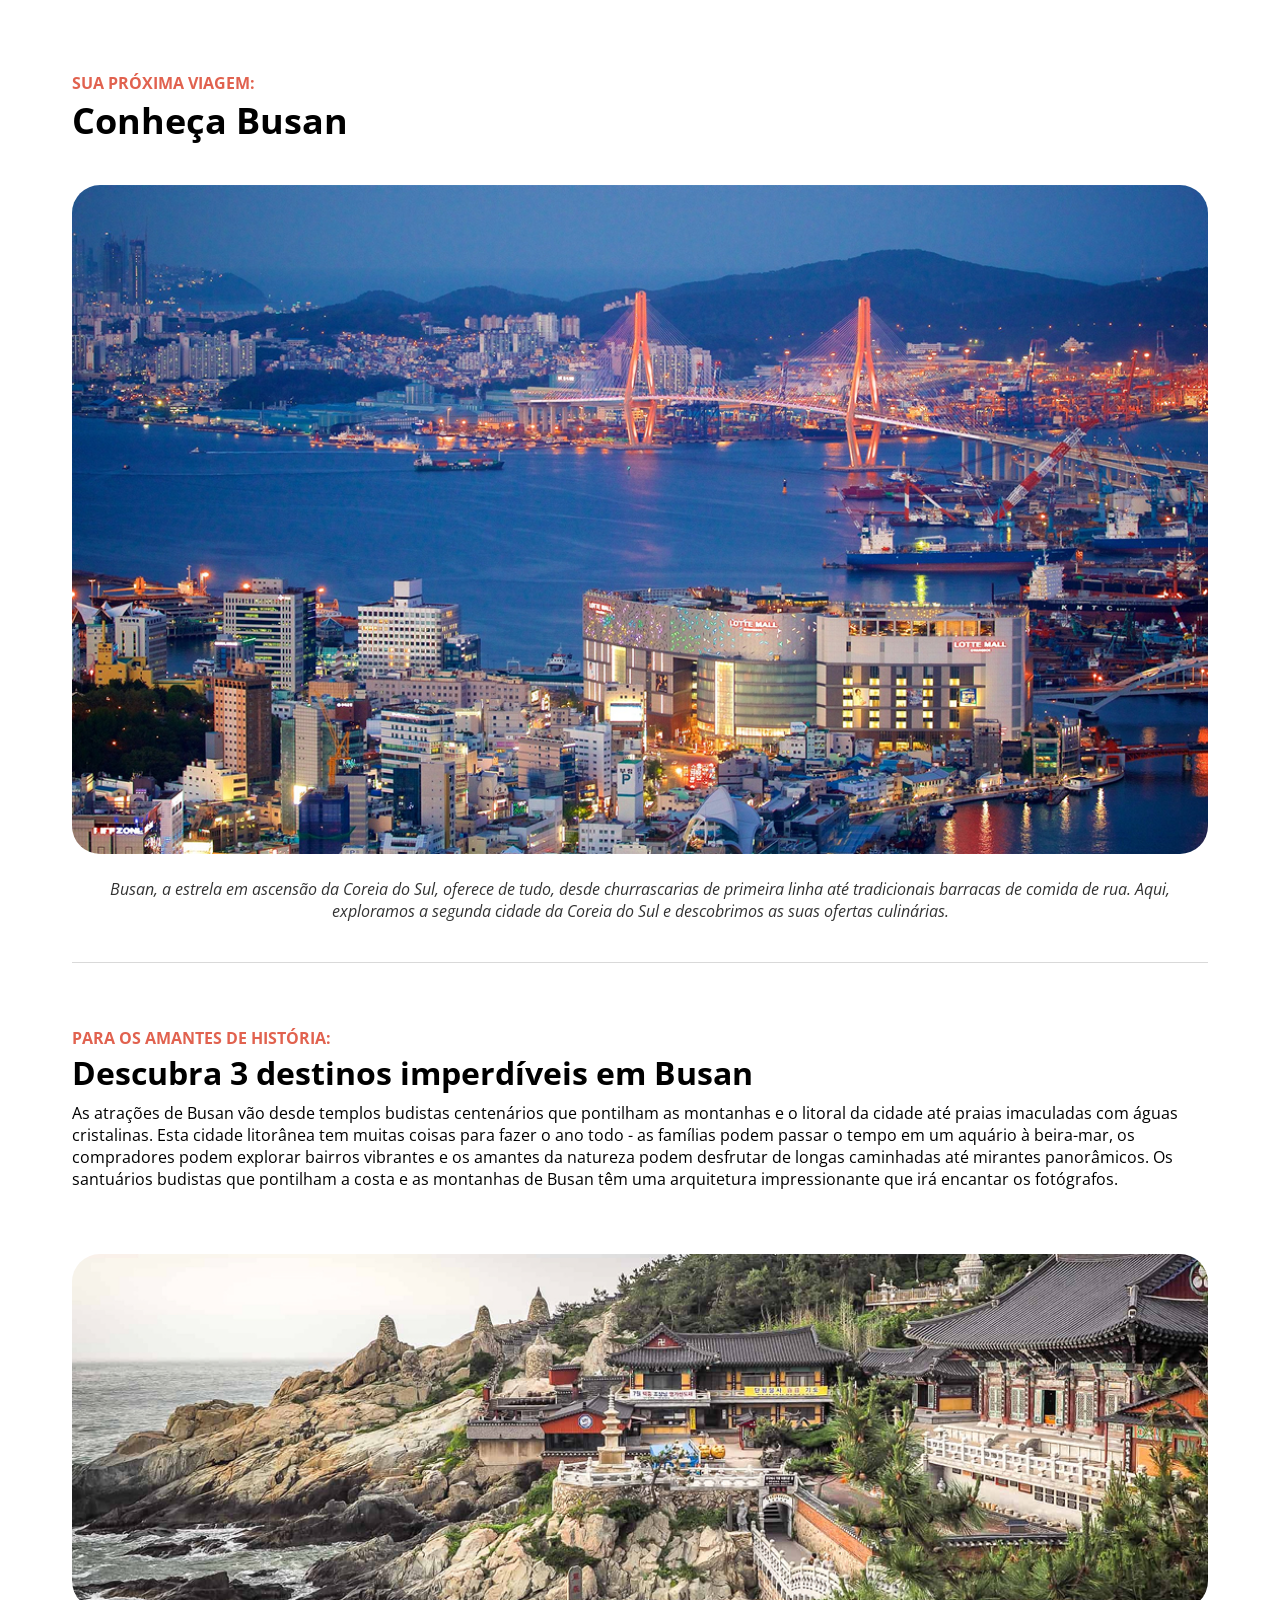
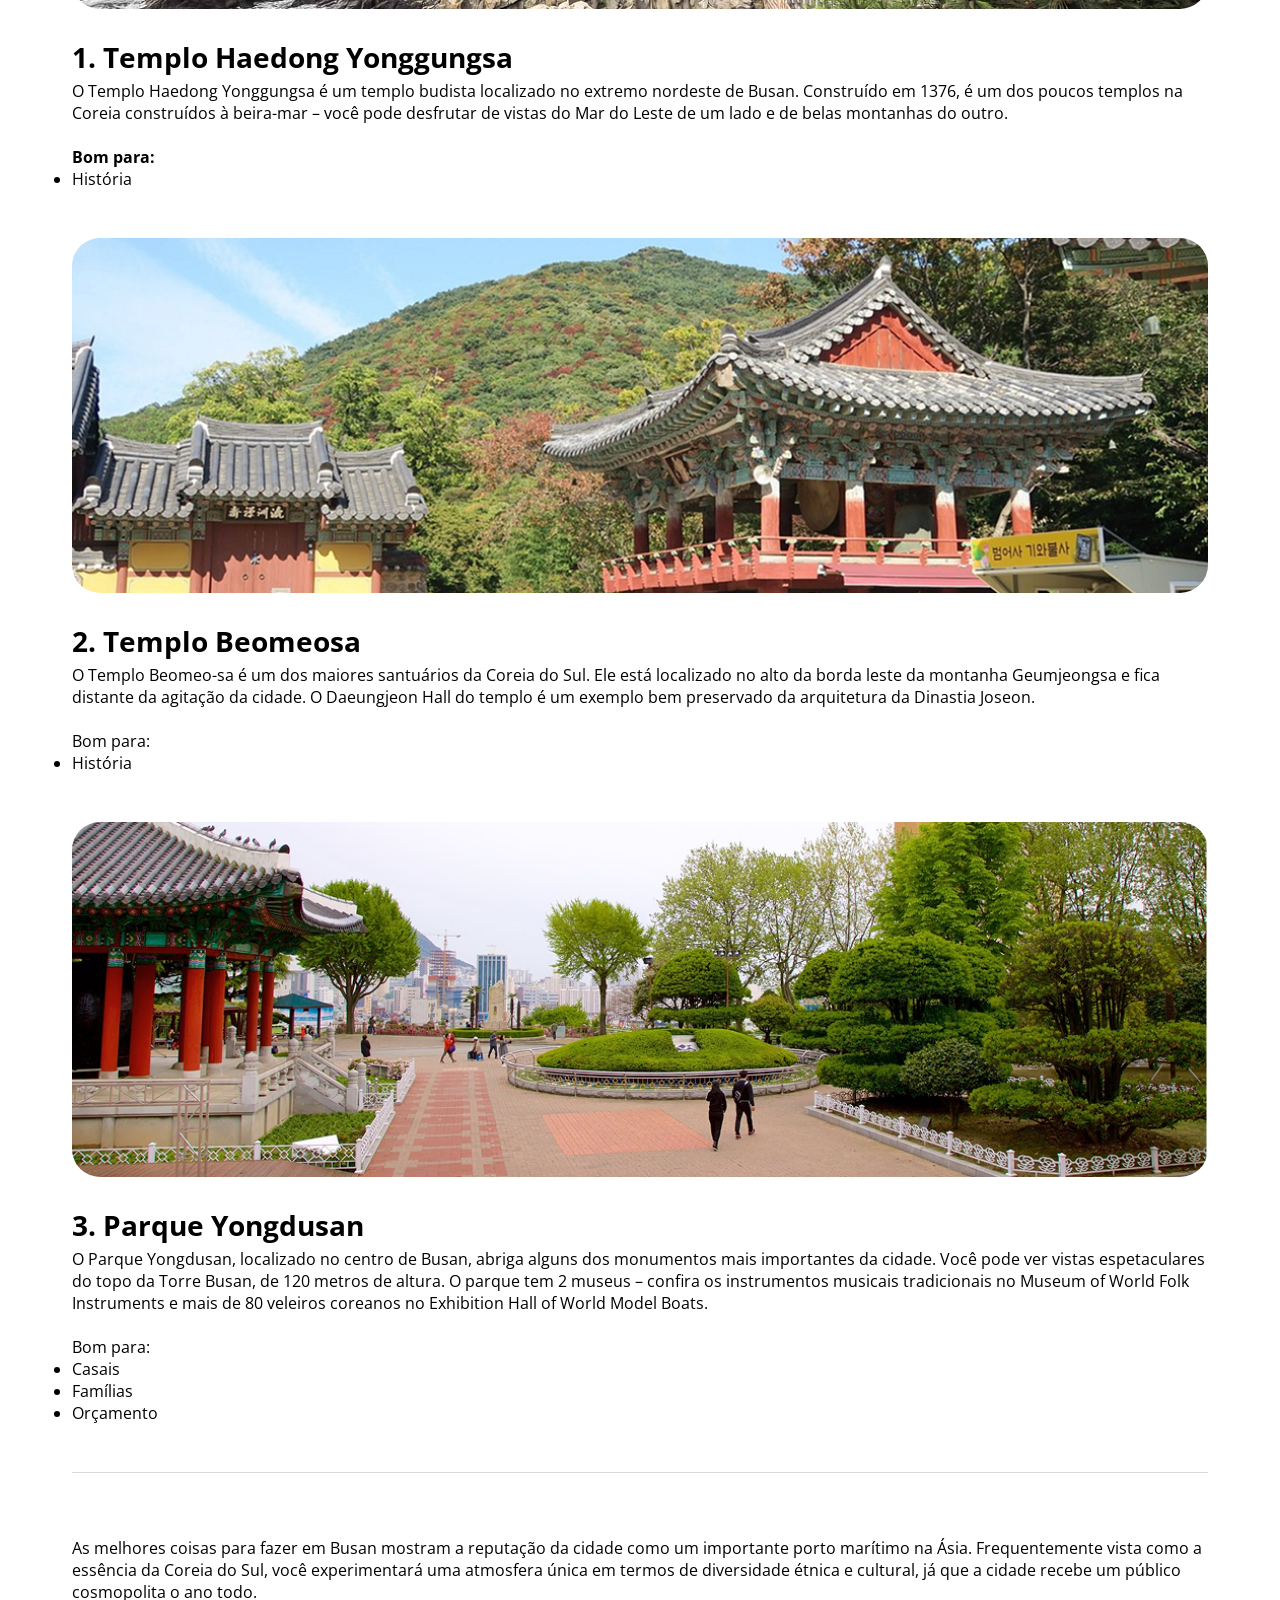
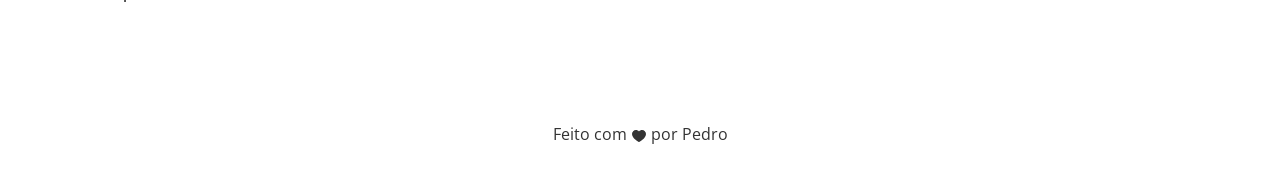
<file: index.html>
<!doctype html>
<html lang="pt-BR">
  <head>
    <meta charset="UTF-8" />
    <meta name="viewport" content="width=device-width, initial-scale=1.0" />
    <title>Local Turistico</title>
    <link rel="stylesheet" href="style.css" />
    <link rel="preconnect" href="https://fonts.googleapis.com" />
    <link rel="preconnect" href="https://fonts.gstatic.com" crossorigin />
    <link
      href="https://fonts.googleapis.com/css2?family=Open+Sans:ital,wght@0,300..800;1,300..800&display=swap"
      rel="stylesheet"
    />
  </head>
  <body>
    <main>
      <section class="onboarding">
        <header>
          <p class="subtitulo">SUA PRÓXIMA VIAGEM:</p>
          <h1 class="titulo1">Conheça Busan</h1>
        </header>
          <img
            src="./assets/image1.jpg"
            alt="imagem aerea de Busan"
          />
          <p id="legenda">
            Busan, a estrela em ascensão da Coreia do Sul, oferece de tudo,
            desde churrascarias de primeira linha até tradicionais barracas de
            comida de rua. Aqui, exploramos a segunda cidade da Coreia do Sul e
            descobrimos as suas ofertas culinárias.
          </p>
      </section>
      
      <div class="divider"></div>

      <section class="destinos">
        <header class="headerh2">
          <p class="subtitulo">PARA OS AMANTES DE HISTÓRIA:</p>
          <h2 class="titulo2">Descubra 3 destinos imperdíveis em Busan</h2>
          <p>
            As atrações de Busan vão desde templos budistas centenários que
            pontilham as montanhas e o litoral da cidade até praias imaculadas
            com águas cristalinas. Esta cidade litorânea tem muitas coisas para
            fazer o ano todo - as famílias podem passar o tempo em um aquário à
            beira-mar, os compradores podem explorar bairros vibrantes e os
            amantes da natureza podem desfrutar de longas caminhadas até
            mirantes panorâmicos. Os santuários budistas que pontilham a costa e
            as montanhas de Busan têm uma arquitetura impressionante que irá
            encantar os fotógrafos.
          </p>
        </header>
        <div class="destino">
          <img
            src="./assets/image2.jpg"
            alt="Templo Haedong Yonggungsa"
          />
          <h3>1. Templo Haedong Yonggungsa</h3>
          <p>
            O Templo Haedong Yonggungsa é um templo budista localizado no
            extremo nordeste de Busan. Construído em 1376, é um dos poucos
            templos na Coreia construídos à beira-mar – você pode desfrutar de
            vistas do Mar do Leste de um lado e de belas montanhas do outro. 
          </p>
          <br>
          <p><strong>Bom para: </strong></p>
          <ul>
            <li>História</li>
          </ul>
        </div>
        <div class="destino">
          <img
            src="./assets/image3.jpg"
            alt="templo beomeosa"
          />
          <h3>2. Templo Beomeosa</h3>
          <p>
            O Templo Beomeo-sa é um dos maiores santuários da Coreia do Sul. Ele
            está localizado no alto da borda leste da montanha Geumjeongsa e
            fica distante da agitação da cidade. O Daeungjeon Hall do templo é
            um exemplo bem preservado da arquitetura da Dinastia Joseon.
          </p>

          <br>
          
          <p>Bom para:</p>
          <ul>
            <li>História</li>
          </ul>
        </div>
        <div class="destino">
          <img
            src="./assets/image4.jpg"
            alt="Parque Yongdusan"
          />
          <h3>3. Parque Yongdusan</h3>
          <p>
            O Parque Yongdusan, localizado no centro de Busan, abriga alguns dos
            monumentos mais importantes da cidade. Você pode ver vistas
            espetaculares do topo da Torre Busan, de 120 metros de altura. O
            parque tem 2 museus – confira os instrumentos musicais tradicionais
            no Museum of World Folk Instruments e mais de 80 veleiros coreanos
            no Exhibition Hall of World Model Boats.
          </p>

          <br>

          <p>Bom para:</p>
          <ul>
            <li>Casais</li>
            <li>Famílias</li>
            <li>Orçamento</li>
          </ul>
        </div>
      </section>

      <div class="divider"></div>

      <p>
        As melhores coisas para fazer em Busan mostram a reputação da cidade como um importante porto marítimo na Ásia. Frequentemente vista como a essência da Coreia do Sul, você experimentará uma atmosfera única em termos de diversidade étnica e cultural, já que a cidade recebe um público cosmopolita o ano todo.
      </p>
    </main>
    <footer>
      Feito com
      <img src="assets/heart.svg" alt="coracao">
      por Pedro
    </footer>
  </body>
</html>
</file>
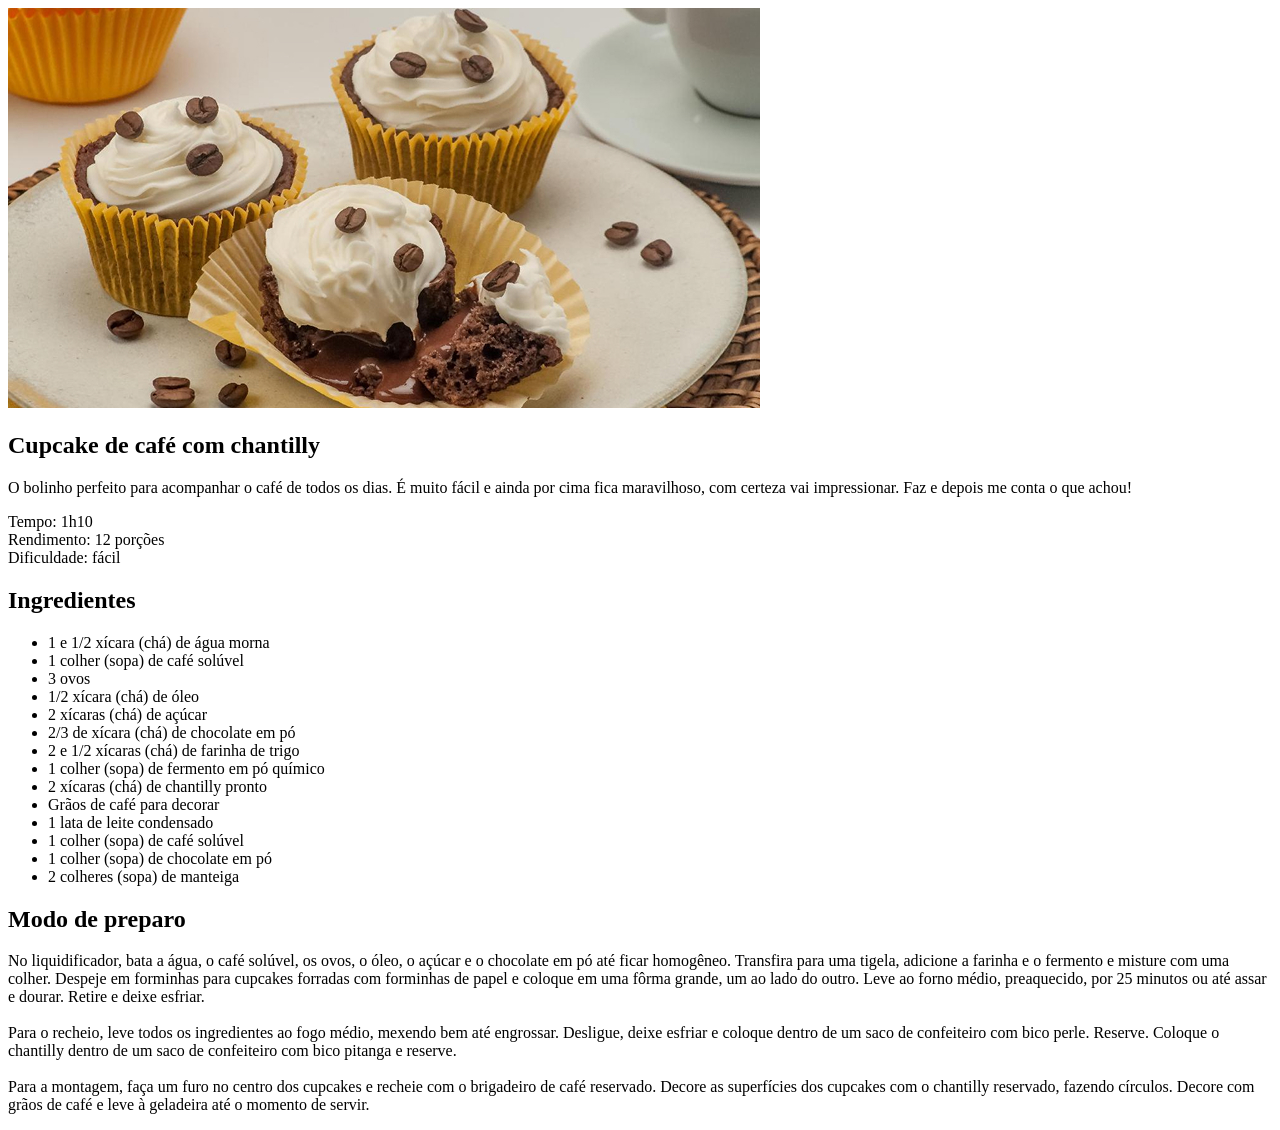
<file: pagina-receita/index.html>
<!doctype html>
<html lang="en">
  <head>
    <meta charset="UTF-8" />
    <meta name="viewport" content="width=device-width, initial-scale=1.0" />
    <title>Página de Receita</title>
    <link rel="stylesheet" href="style.css" />
  </head>
  <body>
    <div id="page">
      <main>
        <img src="assets/imgcupcake.jpg" alt="imagem do cupcake">
        <section id="about">
          <h1>Cupcake de café com chantilly</h1>
          <p>
            O bolinho perfeito para acompanhar o café de todos os dias. É muito
            fácil e ainda por cima fica maravilhoso, com certeza vai
            impressionar. Faz e depois me conta o que achou!
          </p>
          <p>
            Tempo: 1h10 <br />
            Rendimento: 12 porções <br />
            Dificuldade: fácil
          </p>
        </section>
        <section id="ingredients">
          <h2>Ingredientes</h2>
          <ul>
            <li>1 e 1/2 xícara (chá) de água morna</li>
            <li>1 colher (sopa) de café solúvel</li>
            <li>3 ovos</li>
            <li>1/2 xícara (chá) de óleo</li>
            <li>2 xícaras (chá) de açúcar</li>
            <li>2/3 de xícara (chá) de chocolate em pó</li>
            <li>2 e 1/2 xícaras (chá) de farinha de trigo</li>
            <li>1 colher (sopa) de fermento em pó químico</li>
            <li>2 xícaras (chá) de chantilly pronto</li>
            <li>Grãos de café para decorar</li>
            <li>1 lata de leite condensado</li>
            <li>1 colher (sopa) de café solúvel</li>
            <li>1 colher (sopa) de chocolate em pó</li>
            <li>2 colheres (sopa) de manteiga</li>
          </ul>
        </section>
        <section id="prepare">
          <h2>Modo de preparo</h2>
          <p>
            No liquidificador, bata a água, o café solúvel, os ovos, o óleo, o
            açúcar e o chocolate em pó até ficar homogêneo. Transfira para uma
            tigela, adicione a farinha e o fermento e misture com uma colher.
            Despeje em forminhas para cupcakes forradas com forminhas de papel e
            coloque em uma fôrma grande, um ao lado do outro. Leve ao forno
            médio, preaquecido, por 25 minutos ou até assar e dourar. Retire e
            deixe esfriar. <br /><br />
            Para o recheio, leve todos os ingredientes ao fogo médio, mexendo
            bem até engrossar. Desligue, deixe esfriar e coloque dentro de um
            saco de confeiteiro com bico perle. Reserve. Coloque o chantilly
            dentro de um saco de confeiteiro com bico pitanga e reserve.
            <br /><br />
            Para a montagem, faça um furo no centro dos cupcakes e recheie com o
            brigadeiro de café reservado. Decore as superfícies dos cupcakes com
            o chantilly reservado, fazendo círculos. Decore com grãos de café e
            leve à geladeira até o momento de servir.
          </p>
        </section>
      </main>
    </div>
  </body>
</html>
</file>
<file: style.css>
:root {
  --background-default: #f5f4f0;
  --border-primary: #d9d9d9;
  --text-primary: #1b1b1b;
  --text-secondary: #333333;
  --text-tertiary: #696969;
  --text-headline: #e1624f;
  --accent-blue: #0c51a7;
  --accent-orange: #e95e10;
  --accent-pink: #e5245e;
  --accent-purple: #591b98;
}

* {
  box-sizing: border-box;
  margin: 0;
  padding: 0;
}

body {
  font-family: "Open Sans", sans-serif;
  font-optical-sizing: auto;
  font-variation-settings: "wdth" 100;
}

main {
  padding: 72px;
}

.subtitulo {
  margin-bottom: 8px;
  font-weight: 700;
  color: var(--text-headline);
  margin-bottom: 2px;
}

.onboarding {
  display: flex;
  justify-content: center;
  flex-direction: column;
}

img {
  width: 100%;
  border-radius: 28px;
  margin-bottom: 24px;
}

p {
  font-size: 16px;
}

h1 {
  font-size: 36px;
  margin-bottom: 40px;
}

h2 {
  font-size: 32px;
  margin-bottom: 8px;
}
h3 {
  font-size: 28px;
  margin-bottom: 4px;
}

#legenda {
  margin-bottom: 40px;
  text-align: center;
  color: var(--text-secondary);
  font-style: italic;
}

.divider {
  width: 100%;
  height: 1px;
  margin-bottom: 64px;
  background-color: #d9d9d9;
}

.headerh2 {
  margin-bottom: 64px;
}

.destino {
  margin-bottom: 48px;
}

footer {
    color: #333333;
    text-align: center;
    padding: 48px;
}

footer img {
    vertical-align: middle;
    height: 16px;
    width: 16px;
    margin: auto;
}
</file>
<file: pagina-receita/style.css>
:root {
    --cor-titulo: #573824
}
</file>
